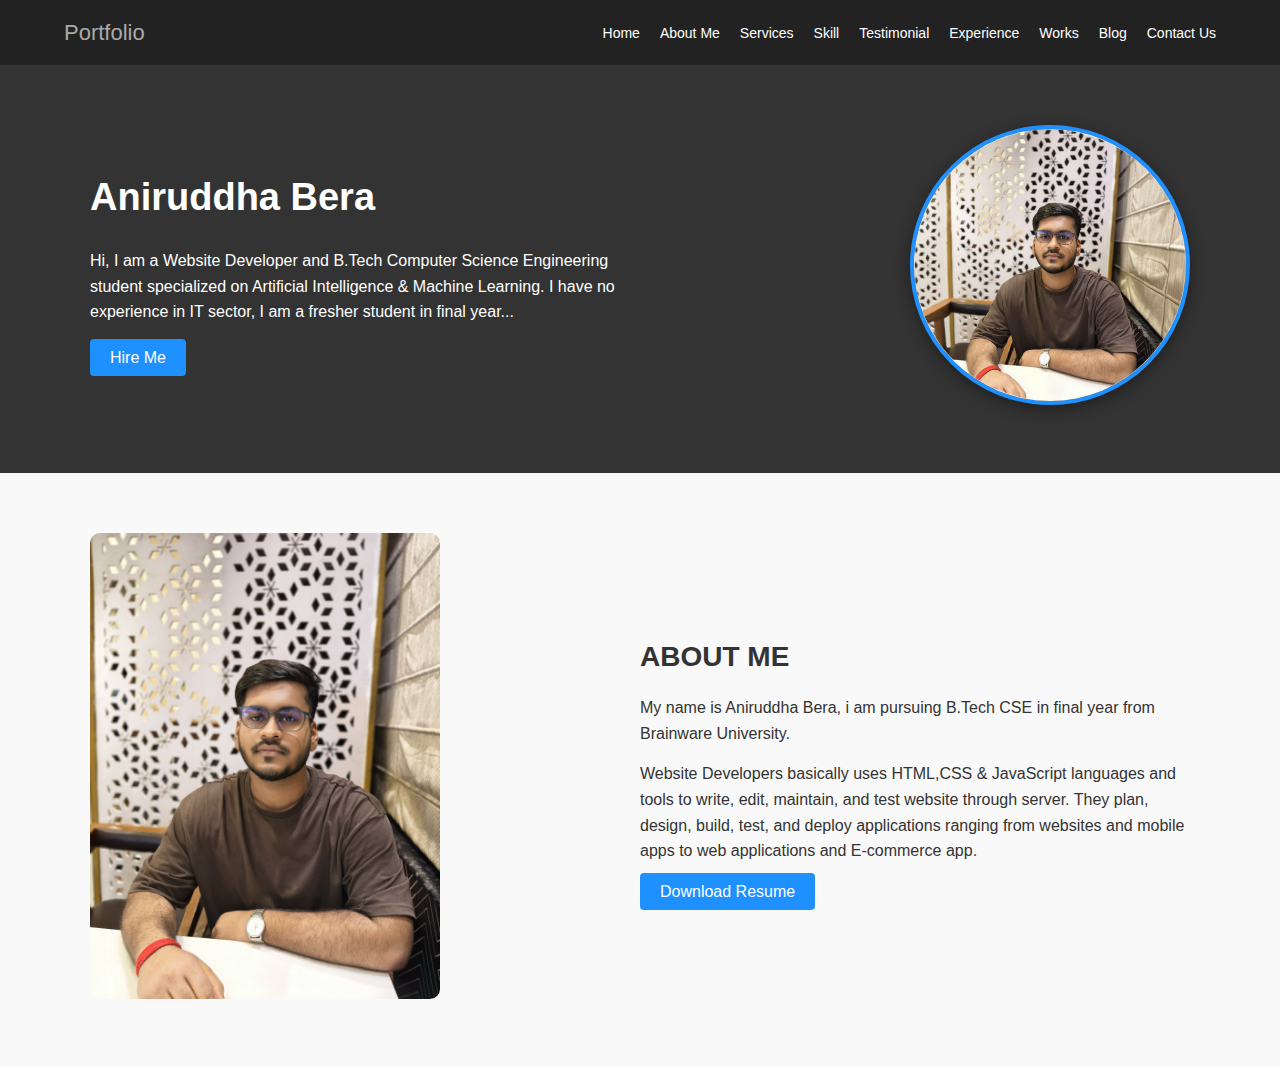
<file: Task2/index.html>
<!DOCTYPE html>
<html lang="en">
<head>
  <meta charset="UTF-8">
  <meta name="viewport" content="width=device-width, initial-scale=1.0">
  <title>Portfolio</title>
  <link rel="stylesheet" href="style.css">
</head>
<body>
  <!-- Navigation Bar -->
  <header>
    <div class="container nav-bar">
      <h2 class="logo"><span>Portfolio</span></h2>
      <ul class="nav-links">
        <li><a href="#">Home</a></li>
        <li><a href="#">About Me</a></li>
        <li><a href="#">Services</a></li>
        <li><a href="#">Skill</a></li>
        <li><a href="#">Testimonial</a></li>
        <li><a href="#">Experience</a></li>
        <li><a href="#">Works</a></li>
        <li><a href="#">Blog</a></li>
        <li><a href="#">Contact Us</a></li>
      </ul>
    </div>
  </header>

  <!-- Hero Section -->
  <section class="hero">
    <div class="hero-text">
      <h1>Aniruddha Bera</h1>
      <p>
        Hi, I am a Website Developer and B.Tech Computer Science Engineering student specialized on Artificial Intelligence & Machine Learning.  
        I have no experience in IT sector, I am a fresher student in final year...
      </p>
      <a href="#" class="btn">Hire Me</a>
    </div>
    <div class="hero-img">
      <img src="profile_picture.png" alt="Profile">
    </div>
  </section>

  <!-- About Section -->
  <section class="about">
    <div class="about-img">
      <img src="aniruddha bera dp.jpg" alt="About Me">
    </div>
    <div class="about-text">
      <h2>ABOUT ME</h2>
      <p>
        My name is Aniruddha Bera, i am pursuing B.Tech CSE in final year from Brainware University.
      </p>
      <p>
        Website Developers basically uses HTML,CSS & JavaScript languages and tools to write, edit, maintain, and test website through server. 
        They plan, design, build, test, and deploy applications ranging from websites and mobile apps to web applications and E-commerce app. 
      </p>
      <a href="#" class="btn">Download Resume</a>
    </div>
  </section>
</body>
</html>
</file>
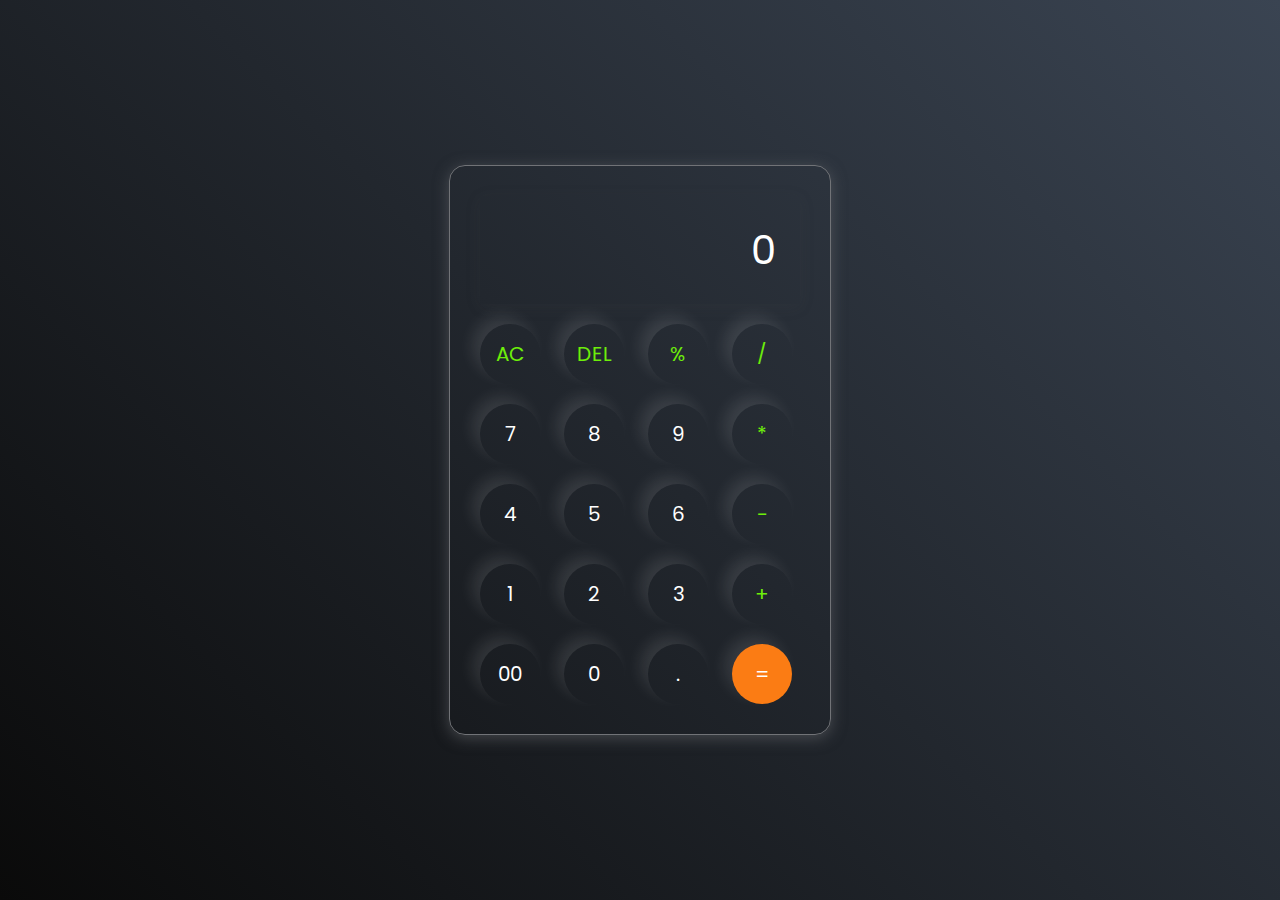
<file: Task3/index.html>
<!DOCTYPE html>
<html lang="en">
<head>
    <meta charset="UTF-8">
    <meta name="viewport" content="width=device-width, initial-scale=1.0">
    <link rel="stylesheet" href="style.css"/>
    <title>Calculator</title>
</head>
<body>
    <div class="calculator">
        <input type="text"placeholder="0" id="inputBox">
        <div>
            <button  class="operator">AC</button>
            <button  class="operator">DEL</button>
            <button  class="operator">%</button>
            <button  class="operator">/</button>
        </div>
        <div>
            <button>7</button>
            <button>8</button>
            <button>9</button>
            <button  class="operator">*</button>
        </div>
        <div>
            <button>4</button>
            <button>5</button>
            <button>6</button>
            <button  class="operator">-</button>
        </div>
        <div>
            <button>1</button>
            <button>2</button>
            <button>3</button>
            <button class="operator">+</button>
        </div>
        <div>
            <button>00</button>
            <button>0</button>
            <button>.</button>
            <button class="equalbtn">=</button>
        </div>
    </div>
    <script src="script.js"></script>
</body>
</html>
</file>
<file: Task3/style.css>
@import url('https://fonts.googleapis.com/css2?family=Poppins:wght@100..900&display=swap');

* {
  margin: 0;
  padding: 0;
  box-sizing: border-box;
  font-family: 'Poppins', sans-serif;
}

body {
  width: 100%;
  height: 100vh;
  display: flex;
  justify-content: center;
  align-items: center;
  background: linear-gradient(45deg, #0a0a0a, #3a4452);
}
.calculator{
    border: 1px solid #717377;
    padding: 20px;
    border-radius: 16px;
    background: transparent;
    box-shadow: 0px 3px 15px rgba(113, 115, 119, 0.5);
}
input{
    width:320px;
    border: none;
    padding: 24px;
    margin: 10px;
    background: transparent;
    box-shadow: 0px 3px 15px rgba(84, 84, 84, 0.1);
    font-size: 40px;
    text-align: right;
    cursor: pointer;
    color: #ffff;
}

input::placeholder{
    color:#ffffff;
}
button{
    border: none;
    width: 60px;
    height:60px;
    margin:10px;
    border-radius: 50%;
    background: transparent;
    color:#ffffff;
    font-size: 20px;
    box-shadow: -8px -8px 15px rgba(255,255,255,0.1);
    cursor: pointer;
}
.equalbtn{
    background-color: #fb7c14;
}
.operator{
    color: #6dee0a;
}
</file>
<file: Task2/style.css>
/* Reset */
* {
  margin: 0;
  padding: 0;
  box-sizing: border-box;
}
body {
  font-family: Arial, sans-serif;
  line-height: 1.6;
  background: #fff;
  color: #333;
}

/* Navbar */
header {
  background: #222;
  padding: 15px 0;
}
.container {
  width: 90%;
  margin: auto;
  display: flex;
  justify-content: space-between;
  align-items: center;
}
.logo {
  color: #fff;
  font-size: 22px;
}
.logo span {
  color: #aaa;
  font-weight: 400;
}
.nav-links {
  list-style: none;
  display: flex;
}
.nav-links li {
  margin-left: 20px;
}
.nav-links a {
  text-decoration: none;
  color: #fff;
  font-size: 14px;
  transition: color 0.3s;
}
.nav-links a:hover {
  color: #1e90ff;
}

/* Hero Section */
.hero {
  display: flex;
  justify-content: space-between;
  align-items: center;
  padding: 60px 90px;
  background: #333;
  color: white;
}
.hero-text {
  max-width: 50%;
}
.hero-text h1 {
  font-size: 38px;
  margin-bottom: 20px;
}
.hero-text p {
  margin-bottom: 20px;
}
.hero-text .btn {
  padding: 10px 20px;
  background: #1e90ff;
  color: #fff;
  text-decoration: none;
  border-radius: 4px;
}
.hero-img img {
  width: 280px;
  height: 280px;
  border-radius: 50%;
  object-fit: cover;
  border: 4px solid #1e90ff;
  box-shadow: 0 4px 15px rgba(0, 0, 0, 0.4);
}

/* About Section */
.about {
  display: flex;
  justify-content: space-between;
  align-items: center;
  padding: 60px 90px;
  background: #f9f9f9;
}
.about-img img {
  max-width: 350px;
  border-radius: 10px;
}
.about-text {
  max-width: 50%;
}
.about-text h2 {
  font-size: 28px;
  margin-bottom: 15px;
}
.about-text p {
  margin-bottom: 15px;
}
.about-text .btn {
  padding: 10px 20px;
  background: #1e90ff;
  color: #fff;
  text-decoration: none;
  border-radius: 4px;
}

/* Responsive */
@media (max-width: 768px) {
  .hero, .about {
    flex-direction: column;
    text-align: center;
  }
  .hero-text, .about-text {
    max-width: 100%;
  }
  .hero-img img, .about-img img {
    margin-top: 20px;
  }
}
</file>
